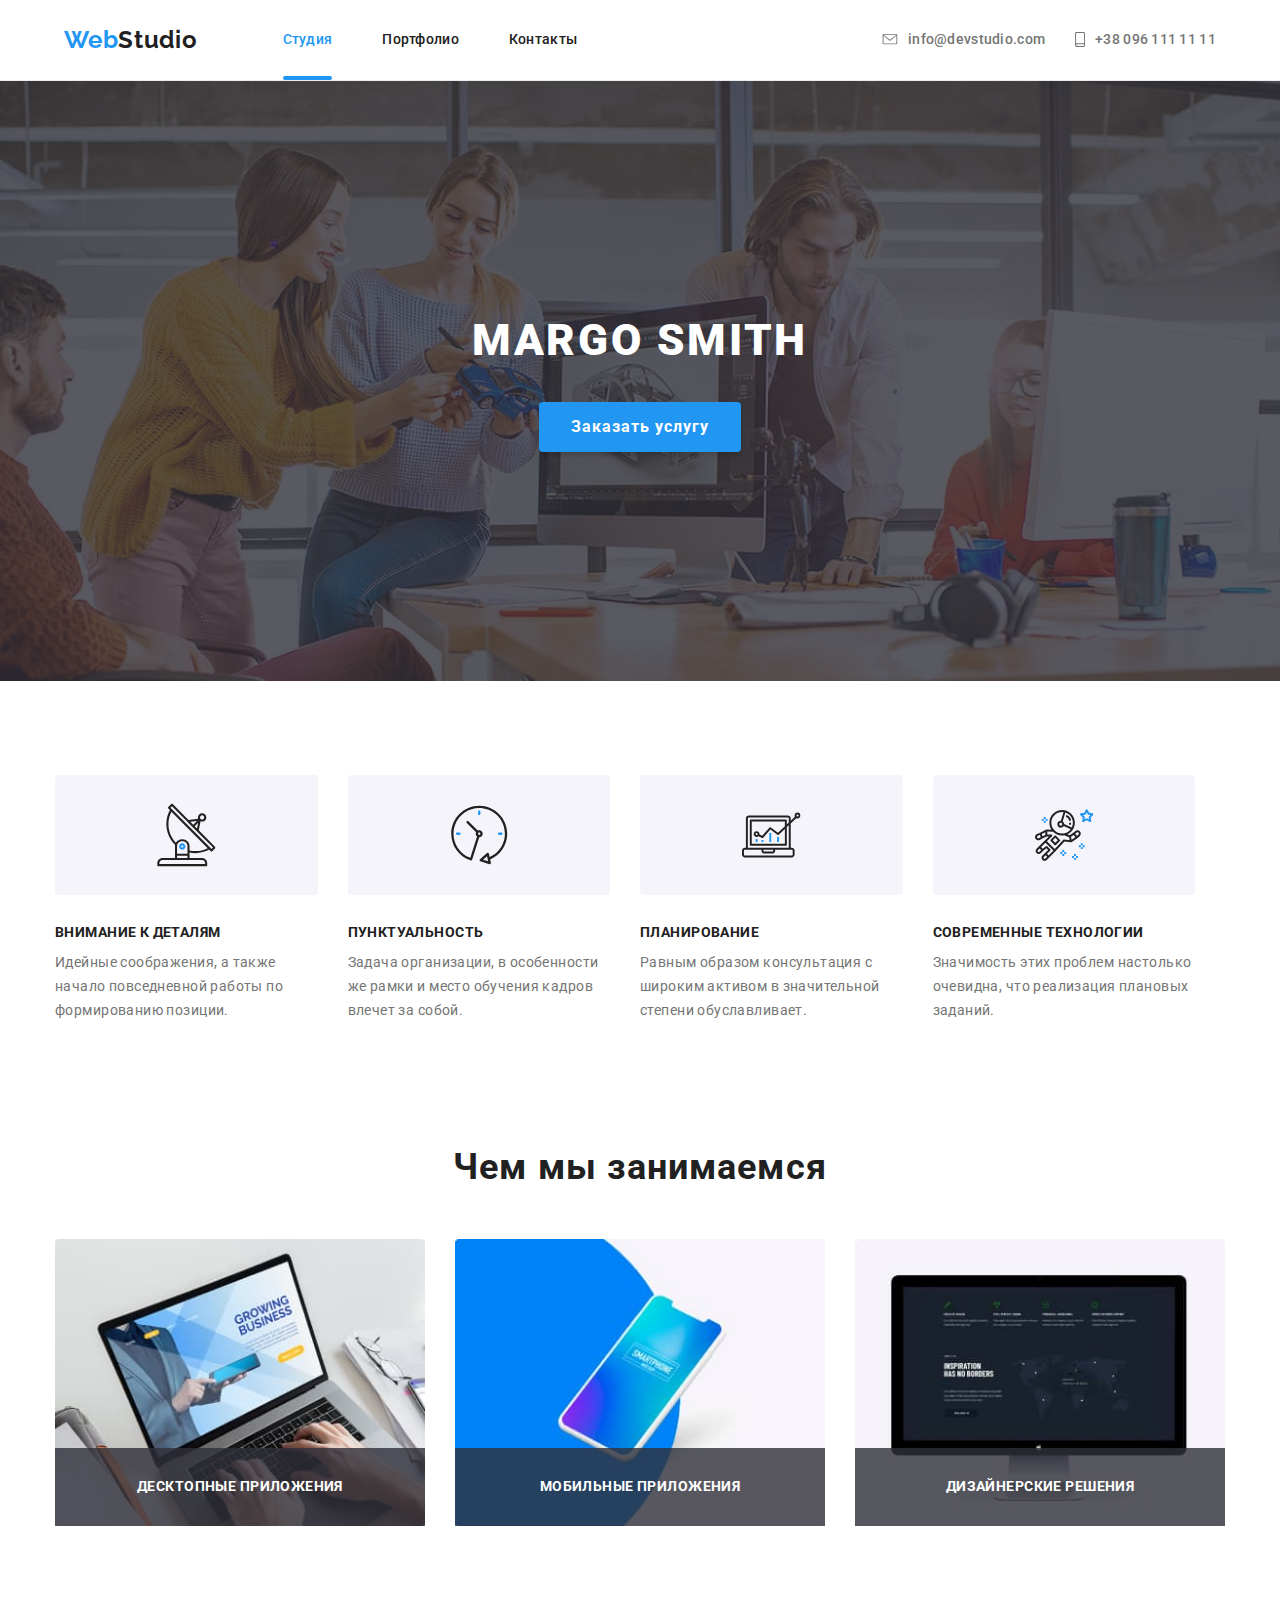
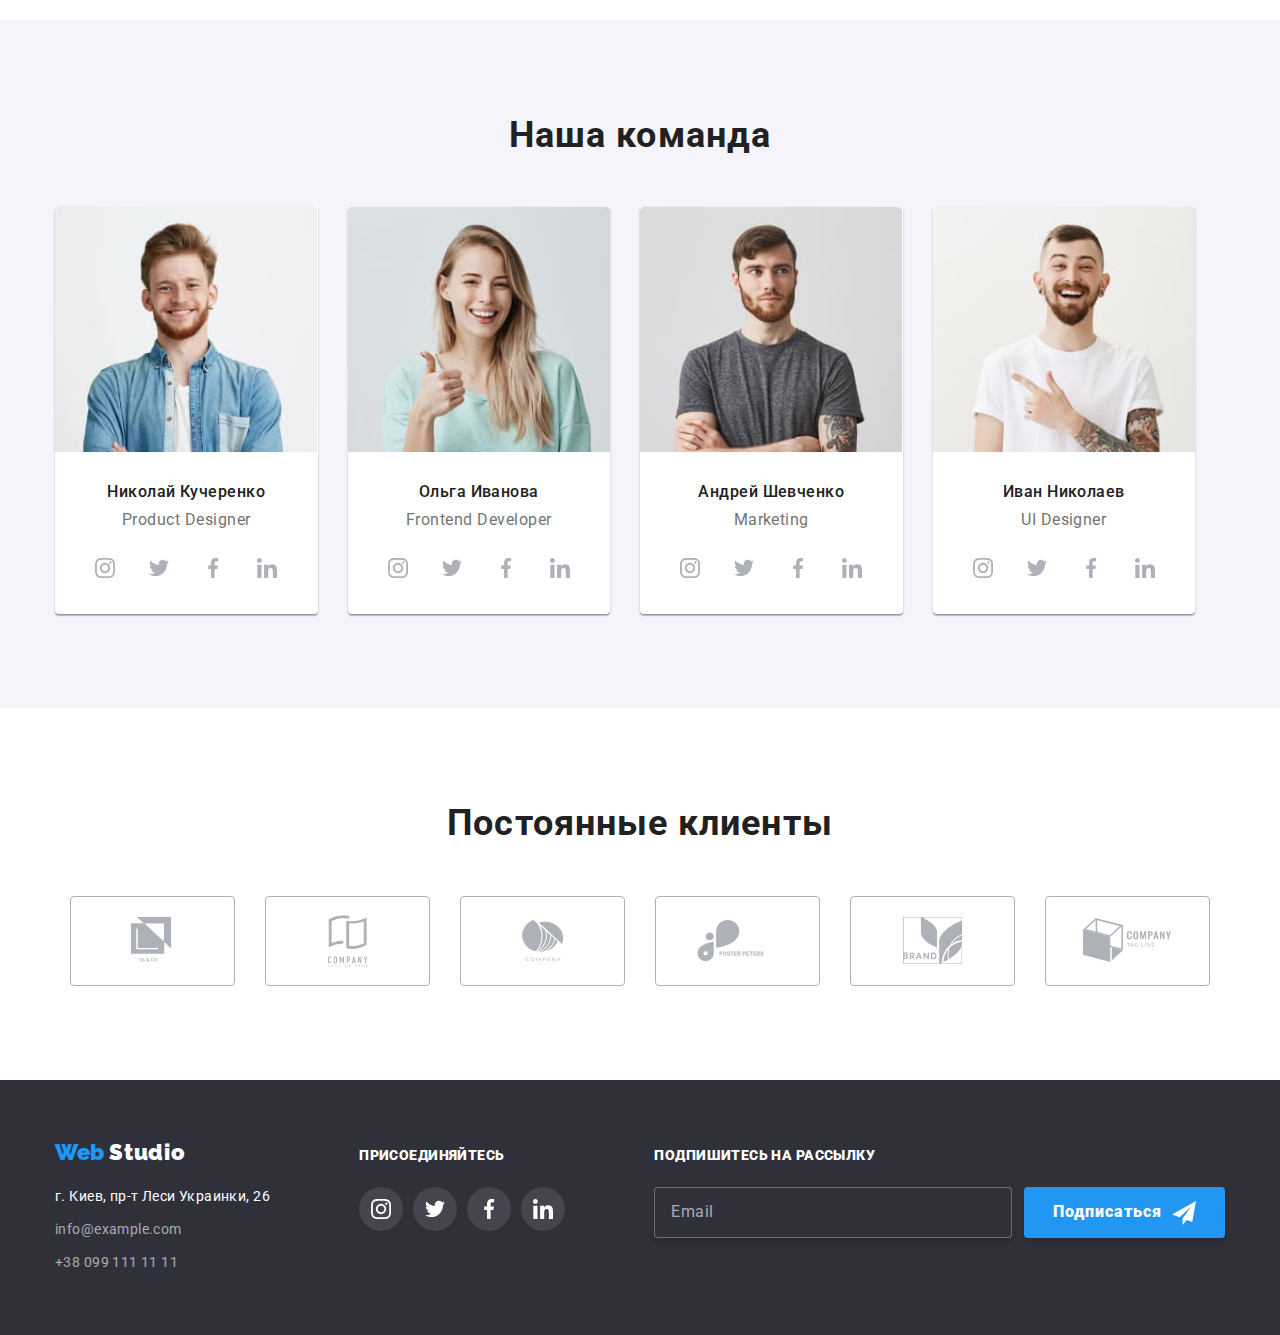
<file: index.html>
<!DOCTYPE html>
<html lang="ru">
  <head>
    <meta charset="UTF-8" />
    <meta name="viewport" content="width=device-width, initial-scale=1.0" />
    <title>WebStudio</title>
    <link
      href="https://fonts.googleapis.com/css2?family=Raleway:wght@700&family=Roboto:wght@400;500;700;900&display=swap"
      rel="stylesheet"
    />
    <link
      rel="stylesheet"
      href="https://cdnjs.cloudflare.com/ajax/libs/modern-normalize/0.6.0/modern-normalize.min.css"
    />
    <link rel="stylesheet" href="./css/main.min.css" />
  </head>
  <body class="page">
    <header class="page-header">
      <!-- Site nav -->
      <div class="container main-nav">
        <a href="./index.html" class="main-logo">
            <span class="logo">Web</span>
            <span class="logo-two">Studio</span></a
          >

        <button
        type="button" 
        class="menu-button is-open"
        aria-controls="menu-container"
        data-menu-button
        aria-expanded="false">
          <svg class="menu-icon" width="40" height="40" aria-label="Переключатель мобильного меню">
          <use class="icon-burger" href="./images/sprite.svg#burger"></use>
          <use class="icon-mobclose" href="./images/sprite.svg#mobclose"></use>
        </svg>
      </button>

      <div class="menu-container" id="menu-container" data-menu>
        <nav>
          <div class="site-navigation">
            <ul class="site-nav list" title="nav">
              <li class="item">
                <a href="./index.html" class="link current">Студия</a>
              </li>
              <li class="item">
                <a href="./portfolio.html" class="link">Портфолио</a>
              </li>
              <li class="item"><a href="" class="link">Контакты</a></li>
            </ul>
          </div>
        </nav>

        <div class="contacts">
          <ul class="contact-nav list">
            <li class="unit">
              <a href="mailto:info@devstudio.com" class="link">
                <svg class="nav-image" width="16" height="11">
                  <use href="./images/sprite.svg#envelope"></use>
                </svg>
                info@devstudio.com</a>
            </li>

            <li class="unit">
              <a href="callto:+380961111111" class="link"
                ><svg class="nav-image" width="10" height="15">
                  <use href="./images/sprite.svg#phone"></use></svg
                >+38 096 111 11 11</a
              >
            </li>
          </ul>
        </div>
      </div>
      </div>
    </header>

    <main>
      <!-- Hero -->
      <section class="hero">
        <h1 class="hero-title">
          Margo Smith
        </h1>
        <button class="button" data-modal-open>Заказать услугу</button>

      </section>

      <!-- Section Benefits -->
      <section class="section-no-padding advantage">
        <div class="container">
          <h2 class="visually-hidden">Преимущества</h2>
          <ul class="benefits">
            <li class="benefit-item">
              <div class="benefit-img">
                <svg class="benefit" width="65px" height="70px">
                  <use href=./images/sprite.svg#tarelka></use> 
                </svg>
              </div>
              <h3 class="benefit-title">Внимание к деталям</h3>
              <p class="text">
                Идейные соображения, а также начало повседневной работы по
                формированию позиции.
              </p>
            </li>

            <li class="benefit-item">
              <div class="benefit-img">
                <svg class="benefit" width="70px" height="70px">
                  <use href=./images/sprite.svg#clock1></use> 
                </svg>
              </div>
              <h3 class="benefit-title">Пунктуальность</h3>
              <p class="text">
                Задача организации, в особенности же рамки и место обучения
                кадров влечет за собой.
              </p>
            </li>

            <li class="benefit-item">
              <div class="benefit-img">
                <svg class="benefit" width="70px" height="70px">
                  <use href=./images/sprite.svg#diagram1></use> 
                </svg>
              </div>
              <h3 class="benefit-title">Планирование</h3>
              <p class="text">
                Равным образом консультация с широким активом в значительной
                степени обуславливает.
              </p>
            </li>

            <li class="benefit-item">
              <div class="benefit-img">
                <svg class="benefit" width="70px" height="70px">
                  <use href=./images/sprite.svg#astronaut1></use> 
                </svg>
              </div>
              <h3 class="benefit-title">Современные технологии</h3>
              <p class="text">
                Значимость этих проблем настолько очевидна, что реализация
                плановых заданий.
              </p>
            </li>
          </ul>
        </div>
      </section>

      <!-- Section Work -->
      <section class="section work">
        <div class="container">
          <h2 class="section-title">Чем мы занимаемся</h2>
          <ul class="work-list">
            <li class="list">
              <a href=""></a>
              <picture>
                <source srcset="./images/desktop.jpg 1x, ./images/desktop@2x.jpg 2x"/>
                <img src="./images/desktop.jpg" alt="Лептоп" />
              </picture>
              <h3 class="title">Десктопные приложения</h3>
            </li>

            <li class="list">
              <a href=""></a>
              <picture>
                <source srcset="./images/mobapps.jpg 1x, ./images/mobapps@2x.jpg 2x"/>
                <img src="./images/mobapps.jpg" alt="Лептоп" />
              </picture>
              <h3 class="title">Мобильные приложения</h3>
            </li>

            <li class="list">
              <a href=""></a>
              <picture>
                <source srcset="./images/design.jpg 1x, ./images/design@2x.jpg 2x"/>
                <img src="./images/design.jpg" alt="Лептоп" />
              </picture>
              <h3 class="title">Дизайнерские решения</h3>
            </li>
          </ul>
        </div>
      </section>

      <!-- Section Team -->
      <section class="section-no-padding team">
        <div class="container">
          <h2 class="section-title-padding">Наша команда</h2>
          <ul class="team-list">
            <li class="member">
              <picture>
                  <source srcset="
                  ./images/Nikolay-mob.jpg   1x,
                  ./images/Nikolay-mob@2x.jpg 2x" 
                  media="(max-width: 767px)" />
                <source srcset="
                  ./images/Nikolay-tablet.jpg   1x,
                  ./images/Nikolay-tablet@2x.jpg 2x"
                  media="(max-width: 1199px)" />
                <source srcset="
                    ./images/Nikolay-desk.jpg   1x,
                    ./images/Nikolay-desk@2x.jpg 2x"
                    media="(min-width: 1200px)" />
                <img class="photos" src="./images/Nikolay-mob.jpg"
                 alt="фото Николая" />
              </picture>

              <h3 class="name">Николай Кучеренко</h3>
              <p class="role">Product Designer</p>
              <ul class="logo-list">
                 <li class="icon-logo">
                  <a href="" class="icon"><svg class="social-icon" width="20px" height="20px">
                  <use href=./images/sprite.svg#instagram></use> 
                </svg></a>
                </li>

                <li class="icon-logo">
                  <a href="" class="icon"><svg class="social-icon" width="20px" height="20px">
                  <use href=./images/sprite.svg#twit></use> 
                </svg></a>
                </li>

                <li class="icon-logo">
                  <a href="" class="icon"><svg class="social-icon" width="20px" height="20px">
                  <use href=./images/sprite.svg#facebook></use> 
                </svg></a>
                </li>

                <li class="icon-logo">
                  <a href="" class="icon"><svg class="social-icon" width="20px" height="20px">
                  <use href=./images/sprite.svg#Linkedin></use> 
                </svg></a>
                </li>
              </ul>
            </li>

            <li class="member">
              <picture>
                  <source srcset="
                  ./images/Olga-mob.jpg   1x,
                  ./images/Olga-mob@2x.jpg 2x" 
                  media="(max-width: 767px)" />
                <source srcset="
                  ./images/Olga-tablet.jpg   1x,
                  ./images/Olga-tablet@2x.jpg 2x"
                  media="(max-width: 1199px)" />
                <source srcset="
                    ./images/Olga-desk.jpg   1x,
                    ./images/Olga-desk@2x.jpg 2x"
                    media="(min-width: 1200px)" />
                <img class="photos" src="./images/Olga-mob.jpg"
                 alt="фото Ольги" />
              </picture>

              <h3 class="name">Ольга Иванова</h3>
              <p class="role">Frontend Developer</p>
              <ul class="logo-list">
                 <li class="icon-logo">
                  <a href="" class="icon"><svg width="20px" height="20px">
                  <use href=./images/sprite.svg#instagram></use> 
                </svg></a>
                </li>

                <li class="icon-logo">
                  <a href="" class="icon"><svg width="20px" height="20px">
                  <use href=./images/sprite.svg#twit></use> 
                </svg></a>
                </li>

                <li class="icon-logo">
                  <a href="" class="icon"><svg width="20px" height="20px">
                  <use href=./images/sprite.svg#facebook></use> 
                </svg></a>
                </li>

                <li class="icon-logo">
                  <a href="" class="icon"><svg width="20px" height="20px">
                  <use href=./images/sprite.svg#Linkedin></use> 
                </svg></a>
                </li>
              </ul>
            </li>

            <li class="member">
              <picture>
                  <source srcset="
                  ./images/Andrew-mob.jpg   1x,
                  ./images/Andrew-mob@2x.jpg 2x" 
                  media="(max-width: 767px)" />
                <source srcset="
                  ./images/Andrew-tablet.jpg   1x,
                  ./images/Andrew-tablet@2x.jpg 2x"
                  media="(max-width: 1199px)" />
                <source srcset="
                    ./images/Andrew-desk.jpg   1x,
                    ./images/Andrew-desk@2x.jpg 2x"
                    media="(min-width: 1200px)" />
                <img class="photos" src="./images/Andrew-mob.jpg"
                 alt="фото Андрея" />
              </picture>

              <h3 class="name">Андрей Шевченко</h3>
              <p class="role">Marketing</p>
              <ul class="logo-list">
                 <li class="icon-logo">
                  <a href="" class="icon"><svg width="20px" height="20px">
                  <use href=./images/sprite.svg#instagram></use> 
                </svg></a>
                </li>

                <li class="icon-logo">
                  <a href="" class="icon"><svg width="20px" height="20px">
                  <use href=./images/sprite.svg#twit></use> 
                </svg></a>
                </li>

                <li class="icon-logo">
                  <a href="" class="icon"><svg width="20px" height="20px">
                  <use href=./images/sprite.svg#facebook></use> 
                </svg></a>
                </li>

                <li class="icon-logo">
                  <a href="" class="icon"><svg width="20px" height="20px">
                  <use href=./images/sprite.svg#Linkedin></use> 
                </svg></a>
                </li>
              </ul>
            </li>

            <li class="member">
              <picture>
                  <source srcset="
                  ./images/Ivan-mob.jpg   1x,
                  ./images/Ivan-mob@2x.jpg 2x" 
                  media="(max-width: 767px)" />
                <source srcset="
                  ./images/Ivan-tablet.jpg   1x,
                  ./images/Ivan-tablet@2x.jpg 2x"
                  media="(max-width: 1199px)" />
                <source srcset="
                    ./images/Ivan-desk.jpg   1x,
                    ./images/Ivan-desk@2x.jpg 2x"
                    media="(min-width: 1200px)" />
                <img class="photos" src="./images/Ivan-mob.jpg"
                 alt="фото Ивана" />
              </picture>

              <h3 class="name">Иван Николаев</h3>
              <p class="role">UI Designer</p>
              <ul class="logo-list">
                 <li class="icon-logo">
                  <a href="" class="icon"><svg width="20px" height="20px">
                  <use href=./images/sprite.svg#instagram></use> 
                </svg></a>
                </li>

                <li class="icon-logo">
                  <a href="" class="icon"><svg width="20px" height="20px">
                  <use href=./images/sprite.svg#twit></use> 
                </svg></a>
                </li>

                <li class="icon-logo">
                  <a href="" class="icon"><svg width="20px" height="20px">
                  <use href=./images/sprite.svg#facebook></use> 
                </svg></a>
                </li>

                <li class="icon-logo">
                  <a href="" class="icon"><svg width="20px" height="20px">
                  <use href=./images/sprite.svg#Linkedin></use> 
                </svg></a>
                </li>
              </ul>
            </li>
          </ul>
        </div>
      </section>

      <!-- Section Clients -->
      <section class="section">
        <div class="container">
          <h2 class="section-title">Постоянные клиенты</h2>
          <ul class="clients-list">
            <li class="client-img">
              <a href="" class="link-icon"> <svg width="44px" height="49px">
                  <use href=./images/sprite.svg#logo1></use> 
                </svg></a>
            </li>

            <li class="client-img">
              <a href="" class="link-icon"> <svg width="40px" height="52px">
                  <use href=./images/sprite.svg#logo2></use> 
                </svg></a>
            </li>

            <li class="client-img">
              <a href="" class="link-icon"> <svg width="41px" height="42px">
                  <use href=./images/sprite.svg#logo3></use> 
                </svg></a>
            </li>

            <li class="client-img">
              <a href="" class="link-icon"> <svg width="80px" height="42px">
                  <use href=./images/sprite.svg#logo4></use> 
                </svg></a>
            </li>

            <li class="client-img">
              <a href="" class="link-icon"> <svg width="59px" height="47px">
                  <use href=./images/sprite.svg#logo5></use> 
                </svg></a>
            </li>

            <li class="client-img">
              <a href="" class="link-icon"> <svg width="88px" height="45px">
                  <use href=./images/sprite.svg#logo6></use> 
                </svg></a>
            </li>
          </ul>
        </div>
      </section>
    </main>

    <footer class="page-footer">
      <div class="container main-footer">
        <div class="info">
          <a href="./index.html" class="full-logo">
            <span class="footer-logo">Web</span>
            <span class="footer-logo-two">Studio</span></a
          >
          <address>
            <ul class="info-list">
              <li class="address">
                <a class="map" href="">г. Киев, пр-т Леси Украинки, 26</a>
              </li>
            </ul>
            <ul class="contact-list">
              <li class="contact"><a class="footer-info" href="">info@example.com</a></li>
              <li class="contact"><a class="footer-info" href="">+38 099 111 11 11</a></li>
            </ul>
          </address>
        </div>

        <!-- Contact us -->
        <div class="secondary-footer">
          <p class="footer-text"><b>Присоединяйтесь</b></p>
          <ul class="logos-list">
            <li class="logo-img">
              <a href="" aria-label="link to Instagram" class="logo-link"><svg class="logos" width="20px" height="20px">
                  <use href=./images/sprite.svg#insta1></use> 
                </svg></a>
            </li>

            <li class="logo-img">
              <a href="" aria-label="link to Twitter" class="logo-link"><svg class="logos" width="20px" height="20px">
                  <use href=./images/sprite.svg#twitter1></use> 
                </svg></a>
            </li>

            <li class="logo-img">
              <a href="" aria-label="link to Facebook" class="logo-link"><svg class="logos" width="20px" height="20px">
                  <use href=./images/sprite.svg#facebook1></use> 
                </svg></a>
            </li>

            <li class="logo-img">
              <a href="" aria-label="link to LinkedIn" class="logo-link"><svg class="logos" width="20px" height="20px">
                  <use href=./images/sprite.svg#Linkedin1></use> 
                </svg></a>
            </li>

          </ul>
        </div>

        <!-- Subscribe -->
        <div>
          <p class="footer-text"><b>Подпишитесь на рассылку</b></p>
          <form class="form">
            <input type="email" class="footer-form" name="email" placeholder="Email"/>

            <button type="submit" class="icon-send">Подписаться<svg class="submit" width="24px" height="24px">
                  <use href=./images/sprite.svg#send></use> 
                </svg></button>
          </form>
        </div>
      </div>
    </footer>

    <div class="backdrop is-hidden" data-modal>
          <div class="modal">
              <button class="close-modal" type="button" data-modal-close><svg width="18px" height="18px">
                  <use href=./images/sprite.svg#close></use> 
                </svg></button>
              
              <h1 class="modal-title">Оставьте свои данные, мы вам перезвоним</h1>

              <form>
                <div class="form-field">
                  <input id="name" type="text" class="form-input" name="name" placeholder=" ">
                  <label class="form-label" for="name">Имя</label>
                  <svg class="form-icon" width="18px" height="18px">
                  <use href=./images/sprite.svg#person-black></use> 
                </svg>
                </div>

                <div class="form-field">
                  <input id="telephone" type="tel" class="form-input" name="telephone" placeholder=" ">
                  <label class="form-label" for="telephone">Телефон</label>
                  <svg class="form-icon" width="18px" height="18px">
                  <use href=./images/sprite.svg#phone-black></use> 
                </svg>
                </div>

                <div class="form-field">
                  <input id="email" type="email" class="form-input" name="email" placeholder=" ">
                  <label class="form-label" for="email">Почта</label>
                  <svg class="form-icon" width="18px" height="18px">
                  <use href=./images/sprite.svg#person-black></use> 
                </svg>
                </div>

                <div class="textarea-field">
                  <textarea class="form-textarea" name="comment" id="comment" placeholder=" "></textarea>
                  <label class="textarea-label" for="comment">Комментарий</label>
                </div>

                <div class="policy">
                  <label class="policy-label">
                    <input class="checkbox" type="checkbox" name="policy">
                    <span class="checkbox-icon"></span>
                    <span class="policy-text">Соглашаюсь с рассылкой и принимаю <a class="policy-link" href="">Условия договора</a></span>
                  </label>
                </div>

                <button class="modal-button" type="submit">Отправить</button>
              </form>
          </div>
        </div>
    <script src="./js/modal.js"></script>
    <script src="./js/menu.js"></script>
  </body>
</html>
</file>
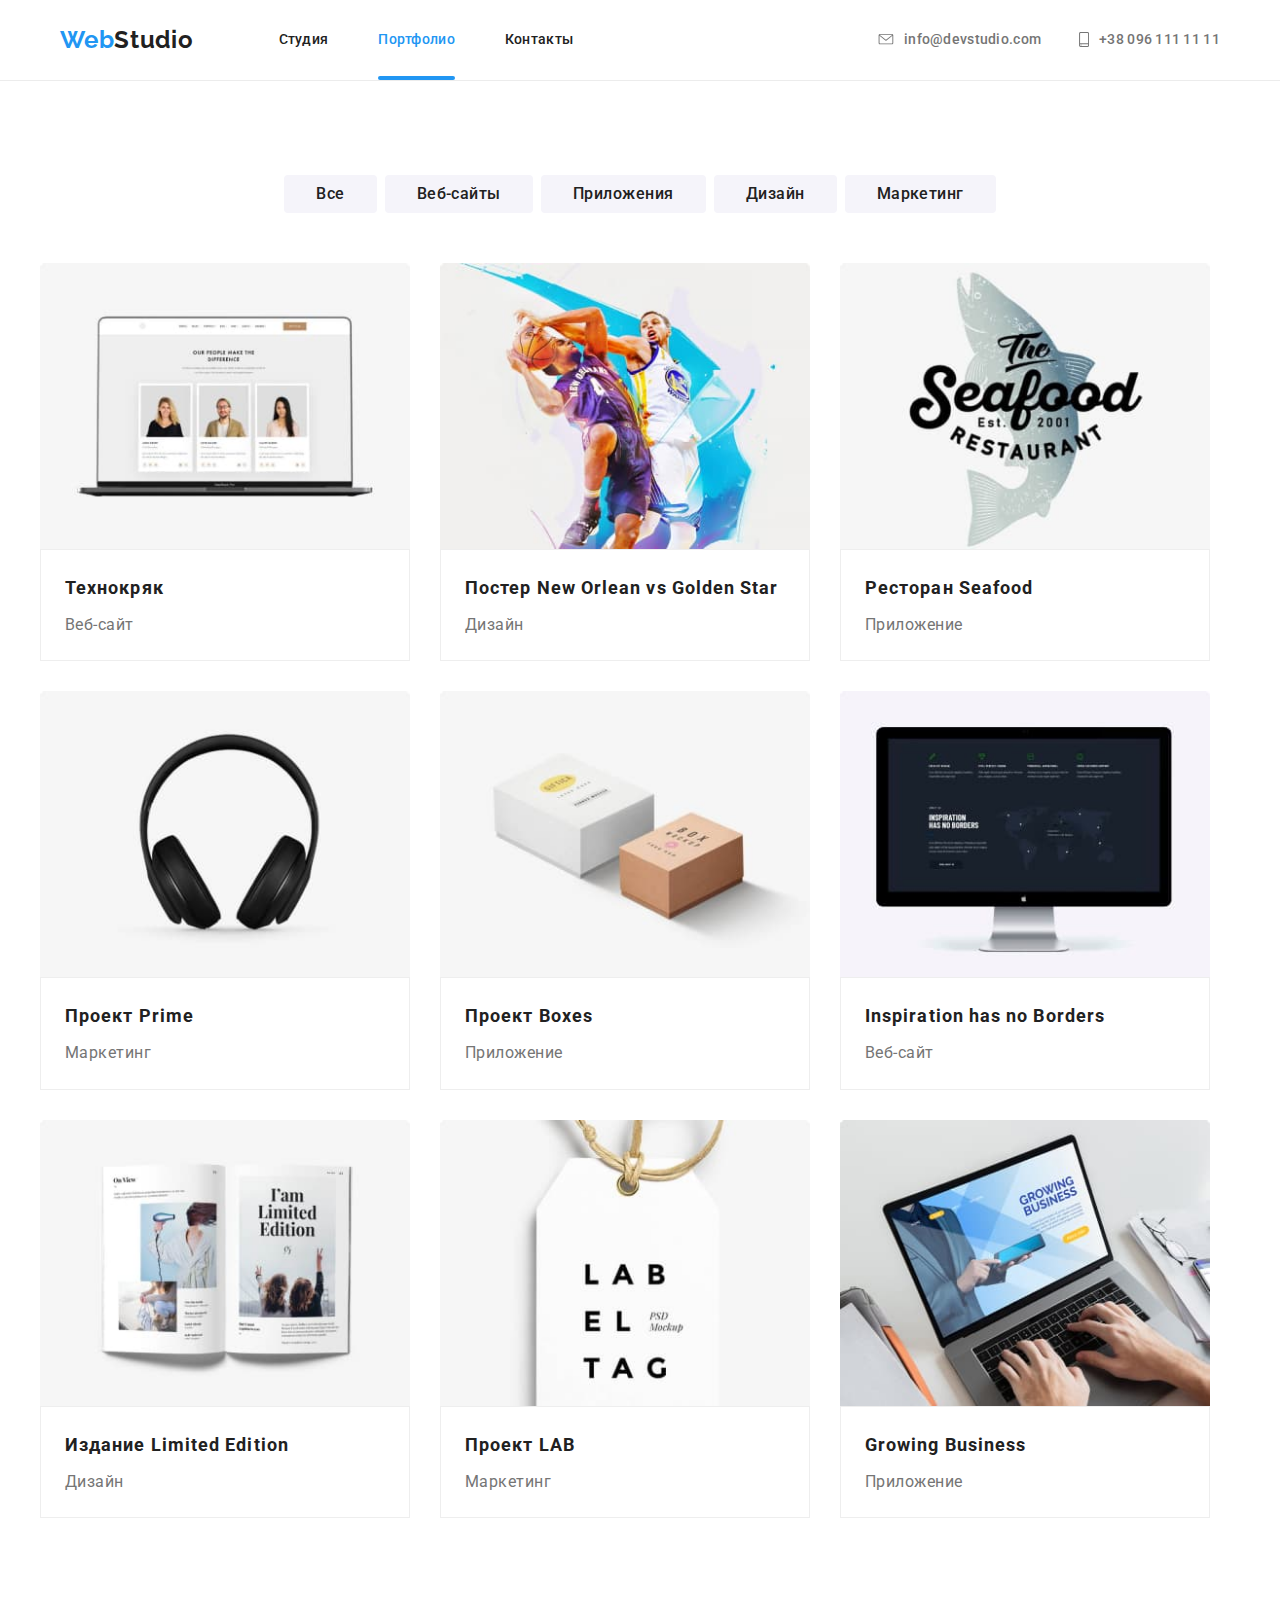
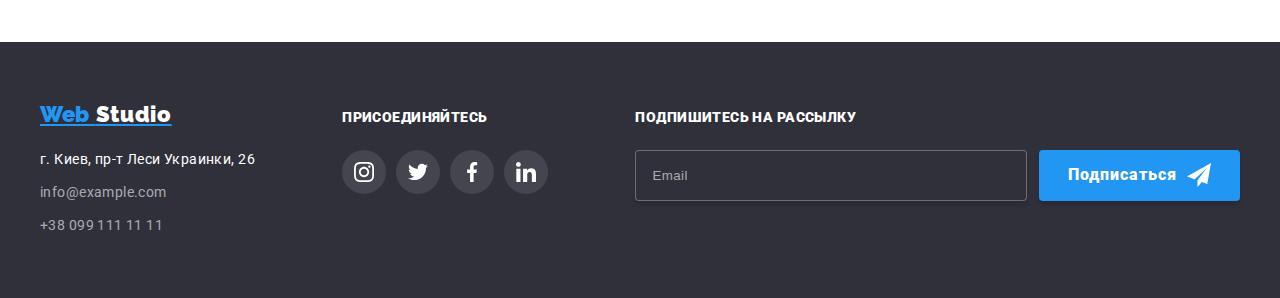
<file: portfolio.html>
<!DOCTYPE html>
<html lang="ru">
  <head>
    <meta charset="UTF-8" />
    <meta name="viewport" content="width=device-width, initial-scale=1.0" />
    <title>Portfolio</title>
    <link
      href="https://fonts.googleapis.com/css2?family=Raleway:wght@700&family=Roboto:wght@400;500;700;900&display=swap"
      rel="stylesheet"
    />
    <link rel="stylesheet" href="./css/portfolio.min.css">
  </head>
  <body class="page">
    <header class="page-header">
      <!-- Site nav -->
      <div class="container main-nav">
        <a href="./index.html" class="main-logo">
            <span class="logo">Web</span>
            <span class="logo-two">Studio</span></a
          >

        <button
        type="button" 
        class="menu-button is-open"
        aria-controls="menu-container"
        data-menu-button
        aria-expanded="false">
          <svg class="menu-icon" width="40" height="40" aria-label="Переключатель мобильного меню">
          <use class="icon-burger" href="./images/sprite.svg#burger"></use>
          <use class="icon-mobclose" href="./images/sprite.svg#mobclose"></use>
        </svg>
      </button>

      <div class="menu-container" id="menu-container" data-menu>
        <nav>
          <div class="site-navigation">
            <ul class="site-nav list" title="nav">
              <li class="item">
                <a href="./index.html" class="link">Студия</a>
              </li>
              <li class="item">
                <a href="./portfolio.html" class="link current">Портфолио</a>
              </li>
              <li class="item"><a href="" class="link">Контакты</a></li>
            </ul>
          </div>
        </nav>

        <div class="contacts">
          <ul class="contact-nav list">
            <li class="unit">
              <a href="mailto:info@devstudio.com" class="link">
                <svg class="nav-image" width="16" height="11">
                  <use href="./images/sprite.svg#envelope"></use>
                </svg>
                info@devstudio.com</a>
            </li>

            <li class="unit">
              <a href="callto:+380961111111" class="link"
                ><svg class="nav-image" width="10" height="15">
                  <use href="./images/sprite.svg#phone"></use></svg
                >+38 096 111 11 11</a
              >
            </li>
          </ul>
        </div>
      </div>
      </div>
    </header>

    <main>
      <div class="container">
        <section class="main-section">
          <h1 class="visually-hidden">Портфолио</h1>
          <ul class="portfolio-list">
            <li class="unit">
              <button class="filter-button" type="button">Все</button>
            </li>
            <li class="unit">
              <button class="filter-button" type="button">Веб-сайты</button>
            </li>
            <li class="unit">
              <button class="filter-button" type="button">Приложения</button>
            </li>
            <li class="unit">
              <button class="filter-button" type="button">Дизайн</button>
            </li>
            <li class="unit">
              <button class="filter-button" type="button">Маркетинг</button>
            </li>
          </ul>

          <ul class="works-list">
            <li class="examples">
              <a class="portfolio-link" href="">
                <div class="description">
              <picture>
                    <source
                      srcset="
                        ./images/technokriak-mob.jpg    1x,
                        ./images/technokriak-mob@2x.jpg 2x
                      "
                      media="(max-width: 767px)"
                    />
                    <source
                      srcset="
                        ./images/technokriak-tablet.jpg    1x,
                        ./images/technokriak-tablet@2x.jpg 2x
                      "                     
                      media="(max-width: 1199px)"
                    />
                    <source
                      srcset="
                        ./images/technokriak-desk.jpg    1x,
                        ./images/technokriak-desk@2x.jpg 2x
                      "
                      media="(min-width: 1200px)"
                    />
                    <img
                      src="./images/technokriak-mob.jpg"
                      alt="Технокряк"
                    />
                  </picture>
              <p class="explanation">
              Технокряк это современная площадка распространения коронавируса.
              Компании используют эту платформу для цифрового шпионажа и атак на
              защищённые сервера конкурентов.
            </p></div>

              <div class="content">
                <h2 class="section-title">Технокряк</h2>
                <p class="text">Веб-сайт</p>      
              </div>
              </a>
            </li>

            <li class="examples">
              <a class="portfolio-link" href="">
                <div class="description">
              <picture>
                    <source
                      srcset="
                        ./images/poster-mob.jpg    1x,
                        ./images/poster-mob@2x.jpg 2x
                      "
                      media="(max-width: 767px)"
                    />
                    <source
                      srcset="
                        ./images/poster-tablet.jpg    1x,
                        ./images/poster-tablet@2x.jpg 2x
                      "poster
                      media="(max-width: 1199px)"
                    />
                    <source
                      srcset="
                        ./images/poster-desk.jpg    1x,
                        ./images/poster-desk@2x.jpg 2x
                      "
                      media="(min-width: 1200px)"
                    />
                    <img
                      src="./images/poster-mob.jpg"
                      alt="Постер"
                    />
                  </picture>

              <p class="explanation">
              Технокряк это современная площадка распространения коронавируса.
              Компании используют эту платформу для цифрового шпионажа и атак на
              защищённые сервера конкурентов.
            </p></div>

              <div class="content">
                <h2 class="section-title">Постер New Orlean vs Golden Star</h2>
                <p class="text">Дизайн</p>
                </div>
              </a>
            </li>

            <li class="examples">
              <a class="portfolio-link" href="">
                <div class="description">
              <picture>
                    <source
                      srcset="
                        ./images/seafood-mob.jpg    1x,
                        ./images/seafood-mob@2x.jpg 2x
                      "
                      media="(max-width: 767px)"
                    />
                    <source
                      srcset="
                        ./images/seafood-tablet.jpg    1x,
                        ./images/seafood-tablet@2x.jpg 2x
                      "poster
                      media="(max-width: 1199px)"
                    />
                    <source
                      srcset="
                        ./images/seafood-desk.jpg    1x,
                        ./images/seafood-desk@2x.jpg 2x
                      "
                      media="(min-width: 1200px)"
                    />
                    <img
                      src="./images/seafood-mob.jpg"
                      alt="Ресторан"
                    />
                  </picture>
              <p class="explanation">
              Технокряк это современная площадка распространения коронавируса.
              Компании используют эту платформу для цифрового шпионажа и атак на
              защищённые сервера конкурентов.
            </p></div>

              <div class="content">
                <h2 class="section-title">Ресторан Seafood</h2>
                <p class="text">Приложение</p>
                </div>
              </a>
            </li>

            <li class="examples">
              <a class="portfolio-link" href="">
                <div class="description">
              <picture>
                    <source
                      srcset="
                        ./images/prime-mob.jpg    1x,
                        ./images/prime-mob@2x.jpg 2x
                      "
                      media="(max-width: 767px)"
                    />
                    <source
                      srcset="
                        ./images/prime-tablet.jpg    1x,
                        ./images/prime-tablet@2x.jpg 2x
                      "poster
                      media="(max-width: 1199px)"
                    />
                    <source
                      srcset="
                        ./images/prime-desk.jpg    1x,
                        ./images/prime-desk@2x.jpg 2x
                      "
                      media="(min-width: 1200px)"
                    />
                    <img
                      src="./images/prime-mob.jpg"
                      alt="Прайм"
                    />
                  </picture>
              <p class="explanation">
              Технокряк это современная площадка распространения коронавируса.
              Компании используют эту платформу для цифрового шпионажа и атак на
              защищённые сервера конкурентов.
            </p></div>

              <div class="content">
                <h2 class="section-title">Проект Prime</h2>
                <p class="text">Маркетинг</p>
                </div>
              </a>
            </li>

            <li class="examples">
              <a class="portfolio-link" href="">
                <div class="description">
              <picture>
                    <source
                      srcset="
                        ./images/boxes-mob.jpg    1x,
                        ./images/boxes-mob@2x.jpg 2x
                      "
                      media="(max-width: 767px)"
                    />
                    <source
                      srcset="
                        ./images/boxes-tablet.jpg    1x,
                        ./images/boxes-tablet@2x.jpg 2x
                      "poster
                      media="(max-width: 1199px)"
                    />
                    <source
                      srcset="
                        ./images/boxes-desk.jpg    1x,
                        ./images/boxes-desk@2x.jpg 2x
                      "
                      media="(min-width: 1200px)"
                    />
                    <img
                      src="./images/boxes-mob.jpg"
                      alt="Боксы"
                    />
                  </picture>
              <p class="explanation">
              Технокряк это современная площадка распространения коронавируса.
              Компании используют эту платформу для цифрового шпионажа и атак на
              защищённые сервера конкурентов.
            </p></div>

              <div class="content">
                <h2 class="section-title">Проект Boxes</h2>
                <p class="text">Приложение</p>
                </div>
              </a>
            </li>

            <li class="examples">
              <a class="portfolio-link" href="">
                <div class="description">
              <picture>
                    <source
                      srcset="
                        ./images/inspiration-mob.jpg    1x,
                        ./images/inspiration-mob@2x.jpg 2x
                      "
                      media="(max-width: 767px)"
                    />
                    <source
                      srcset="
                        ./images/inspiration-tablet.jpg    1x,
                        ./images/inspiration-tablet@2x.jpg 2x
                      "poster
                      media="(max-width: 1199px)"
                    />
                    <source
                      srcset="
                        ./images/inspiration-desk.jpg    1x,
                        ./images/inspiration-desk@2x.jpg 2x
                      "
                      media="(min-width: 1200px)"
                    />
                    <img
                      src="./images/inspiration-mob.jpg"
                      alt="Веб-сайт"
                    />
                  </picture>

              <p class="explanation">
              Технокряк это современная площадка распространения коронавируса.
              Компании используют эту платформу для цифрового шпионажа и атак на
              защищённые сервера конкурентов.
            </p></div>

              <div class="content">
                <h2 class="section-title">Inspiration has no Borders</h2>
                <p class="text">Веб-сайт</p>
              </div>
              </a>
            </li>

            <li class="examples">
              <a class="portfolio-link" href="">
                <div class="description">
              <picture>
                    <source
                      srcset="
                        ./images/limited-mob.jpg    1x,
                        ./images/limited-mob@2x.jpg 2x
                      "
                      media="(max-width: 767px)"
                    />
                    <source
                      srcset="
                        ./images/limited-tablet.jpg    1x,
                        ./images/limited-tablet@2x.jpg 2x
                      "poster
                      media="(max-width: 1199px)"
                    />
                    <source
                      srcset="
                        ./images/limited-desk.jpg    1x,
                        ./images/limited-desk@2x.jpg 2x
                      "
                      media="(min-width: 1200px)"
                    />
                    <img
                      src="./images/limited-mob.jpg"
                      alt="Лимитед"
                    />
                  </picture>

              <p class="explanation">
              Технокряк это современная площадка распространения коронавируса.
              Компании используют эту платформу для цифрового шпионажа и атак на
              защищённые сервера конкурентов.
            </p></div>

              <div class="content">
                <h2 class="section-title">Издание Limited Edition</h2>
                <p class="text">Дизайн</p>
              </div>
              </a>
            </li>

            <li class="examples">
              <a class="portfolio-link" href="">
                <div class="description">
              <picture>
                    <source
                      srcset="
                        ./images/lab-mob.jpg    1x,
                        ./images/lab-mob@2x.jpg 2x
                      "
                      media="(max-width: 767px)"
                    />
                    <source
                      srcset="
                        ./images/lab-tablet.jpg    1x,
                        ./images/lab-tablet@2x.jpg 2x
                      "poster
                      media="(max-width: 1199px)"
                    />
                    <source
                      srcset="
                        ./images/lab-desk.jpg    1x,
                        ./images/lab-desk@2x.jpg 2x
                      "
                      media="(min-width: 1200px)"
                    />
                    <img
                      src="./images/lab-mob.jpg"
                      alt="Проект ЛАБ"
                    />
                  </picture>

              <p class="explanation">
              Технокряк это современная площадка распространения коронавируса.
              Компании используют эту платформу для цифрового шпионажа и атак на
              защищённые сервера конкурентов.
            </p></div>

              <div class="content">
                <h2 class="section-title">Проект LAB</h2>
                <p class="text">Маркетинг</p>
              </div>
              </a>
            </li>

            <li class="examples">
              <a class="portfolio-link" href="">
                <div class="description">
                  <picture>
                    <source
                      srcset="
                        ./images/growing-mob.jpg    1x,
                        ./images/growing-mob@2x.jpg 2x
                      "
                      media="(max-wigrowingdth: 767px)"
                    />
                    <source
                      srcset="
                        ./images/growing-tablet.jpg    1x,
                        ./images/growing-tablet@2x.jpg 2x
                      "poster
                      media="(max-width: 1199px)"
                    />
                    <source
                      srcset="
                        ./images/growing-desk.jpg    1x,
                        ./images/growing-desk@2x.jpg 2x
                      "
                      media="(min-width: 1200px)"
                    />
                    <img
                      src="./images/growing-mob.jpg"
                      alt="Проект ЛАБ"
                    />
                  </picture>

              <p class="explanation">
              Технокряк это современная площадка распространения коронавируса.
              Компании используют эту платформу для цифрового шпионажа и атак на
              защищённые сервера конкурентов.
            </p></div>
              <div class="content">
                <h2 class="section-title">Growing Business</h2>
                <p class="text">Приложение</p>
              </div>
              </a>
            </li>
          </ul>
        </section>
      </div>
    </main>

    <footer class="page-footer">
      <div class="container main-footer">
        <div class="info">
          <a href="./index.html" class="footer-logo">
            <span class="footer-logo">Web</span>
            <span class="footer-logo-two">Studio</span></a
          >
          <address>
            <ul class="info-list">
              <li class="address">
                <a class="map" href="">г. Киев, пр-т Леси Украинки, 26</a>
              </li>
            </ul>
            <ul class="contact-list">
              <li class="contact"><a class="footer-info" href="">info@example.com</a></li>
              <li class="contact"><a class="footer-info" href="">+38 099 111 11 11</a></li>
            </ul>
          </address>
        </div>

        <div class="secondary-footer">
          <p class="footer-text"><b>Присоединяйтесь</b></p>
          <ul class="logos-list">
            <li class="logo-img">
              <a href="" aria-label="link to Instagram" class="logo-link"><svg class="logos" width="20px" height="20px">
                  <use href=./images/sprite.svg#insta1></use> 
                </svg></a>
            </li>

            <li class="logo-img">
              <a href="" aria-label="link to Twitter" class="logo-link"><svg class="logos" width="20px" height="20px">
                  <use href=./images/sprite.svg#twitter1></use> 
                </svg></a>
            </li>

            <li class="logo-img">
              <a href="" aria-label="link to Facebook" class="logo-link"><svg class="logos" width="20px" height="20px">
                  <use href=./images/sprite.svg#facebook1></use> 
                </svg></a>
            </li>

            <li class="logo-img">
              <a href="" aria-label="link to LinkedIn" class="logo-link"><svg class="logos" width="20px" height="20px">
                  <use href=./images/sprite.svg#Linkedin1></use> 
                </svg></a>
            </li>

          </ul>
        </div>

        <div>
          <p class="footer-text"><b>Подпишитесь на рассылку</b></p>
          <form class="form">
            <input type="email" class="footer-form" name="email" placeholder="Email"/>

            <button type="submit" class="icon-send">Подписаться<svg class="submit" width="24px" height="24px">
                  <use href=./images/sprite.svg#send></use> 
                </svg></button>
          </form>
        </div>
      </div>
    </footer>

    <script src="./js/modal.js"></script>
    <script src="./js/menu.js"></script>
  </body>
</html>
</file>
<file: css/main.min.css>
.site-nav,.contact-nav,.info-list,.contact-list,.secondary-footer .logos-list,.benefits,.work-list,.team-list,.logo-list,.clients-list{padding:0;margin:0;list-style:none}.main-logo,.site-nav .link,.link,.full-logo,.info-list .address .map,.contact-list .footer-info{text-decoration:none;font-style:normal}body{background-color:#ffffff;color:#212121;font-family:Roboto, sans-serif;letter-spacing:0.03em;font-weight:400;margin:0}img{display:block;max-width:100%;height:auto}.visually-hidden{position:absolute;width:1px;height:1px;margin:-1px;border:0px;padding:0px;clip:rect(0 0 0 0);overflow:hidden}.container{margin:0 auto;padding-left:15px;padding-right:15px}@media screen and (min-width: 480px){.container{max-width:480px}}@media screen and (min-width: 768px){.container{max-width:768px}}@media screen and (min-width: 1200px){.container{max-width:1200px}}.section{padding-top:94px;padding-bottom:94px}.section-no-padding{padding-top:0;padding-bottom:0}.menu-button{display:-webkit-inline-box;display:-ms-inline-flexbox;display:inline-flex;padding:0;margin:0;border:none;background-color:transparent}@media screen and (min-width: 768px){.menu-button{display:none}}.menu-button .icon-mobclose{display:none}.menu-button.is-open .icon-mobclose{display:block}.menu-button.is-open .icon-burger{display:none}.menu-button:hover .menu-icon,.menu-button:focus .menu-icon{fill:#2196f3}.button{border-radius:4px;padding:10px 32px;min-width:200px;text-align:center;background-color:#2196f3;color:#fff;font-weight:700;font-size:16px;line-height:1.88;letter-spacing:.06em;-webkit-box-shadow:0px 4px 4px rgba(0,0,0,0.15);box-shadow:0px 4px 4px rgba(0,0,0,0.15);cursor:pointer;border:transparent}.icon-send{display:-webkit-inline-box;display:-ms-inline-flexbox;display:inline-flex;-webkit-box-align:center;-ms-flex-align:center;align-items:center;text-align:center;min-width:200px;min-height:50px;border-radius:4px;padding:10px 29px;min-width:200px;background-color:#2196f3;color:#fff;font-family:Roboto, sans-serif;font-weight:900;font-size:16px;line-height:1.9;letter-spacing:.06em;-webkit-box-shadow:0px 4px 4px rgba(0,0,0,0.15);box-shadow:0px 4px 4px rgba(0,0,0,0.15);cursor:pointer;border:transparent}.icon-send .submit{margin-left:10px}.close-modal{display:-webkit-box;display:-ms-flexbox;display:flex;-webkit-box-align:center;-ms-flex-align:center;align-items:center;-webkit-box-pack:center;-ms-flex-pack:center;justify-content:center;position:absolute;top:8px;right:8px;width:30px;height:30px;border-radius:50%;padding:0;border:1px solid rgba(0,0,0,0.1);background:#ffffff;-webkit-box-shadow:0px 2px 1px rgba(0,0,0,0.2),0px 1px 1px rgba(0,0,0,0.14),0px 1px 3px rgba(0,0,0,0.12);box-shadow:0px 2px 1px rgba(0,0,0,0.2),0px 1px 1px rgba(0,0,0,0.14),0px 1px 3px rgba(0,0,0,0.12);cursor:pointer;-webkit-transition:all 250ms cubic-bezier(0.4, 0, 0.2, 1);transition:all 250ms cubic-bezier(0.4, 0, 0.2, 1)}.close-modal:hover{fill:#2196f3}.modal-button{display:-webkit-box;display:-ms-flexbox;display:flex;-webkit-box-align:center;-ms-flex-align:center;align-items:center;-webkit-box-pack:center;-ms-flex-pack:center;justify-content:center;margin-left:auto;margin-right:auto;text-align:center;min-width:200px;min-height:50px;background:#2196f3;color:#fff;border-radius:4px;font-weight:700;font-size:16px;line-height:1.9;letter-spacing:.06em;-webkit-box-shadow:0px 4px 4px rgba(0,0,0,0.15);box-shadow:0px 4px 4px rgba(0,0,0,0.15);cursor:pointer;border:transparent}.modal-button:hover,.modal-button:focus{background-color:#188ce8}.filter-button{padding:6px 32px;color:#212121;background-color:#f5f4fa;font-family:inherit;font-weight:500;font-size:16px;line-height:1.6;letter-spacing:.03em;text-align:center;border-radius:4px;border:none;cursor:pointer;-webkit-transition:bacground-color 250ms cubic-bezier(0.4, 0, 0.2, 1),border-color 250ms cubic-bezier(0.4, 0, 0.2, 1),-webkit-box-shadow 250ms cubic-bezier(0.4, 0, 0.2, 1);transition:bacground-color 250ms cubic-bezier(0.4, 0, 0.2, 1),border-color 250ms cubic-bezier(0.4, 0, 0.2, 1),-webkit-box-shadow 250ms cubic-bezier(0.4, 0, 0.2, 1);transition:bacground-color 250ms cubic-bezier(0.4, 0, 0.2, 1),border-color 250ms cubic-bezier(0.4, 0, 0.2, 1),box-shadow 250ms cubic-bezier(0.4, 0, 0.2, 1);transition:bacground-color 250ms cubic-bezier(0.4, 0, 0.2, 1),border-color 250ms cubic-bezier(0.4, 0, 0.2, 1),box-shadow 250ms cubic-bezier(0.4, 0, 0.2, 1),-webkit-box-shadow 250ms cubic-bezier(0.4, 0, 0.2, 1)}.filter-button:hover,.filter-button:focus{background-color:#2196f3;color:#fff;-webkit-box-shadow:0px 2px 2px rgba(0,0,0,0.12),0px 1px 2px rgba(0,0,0,0.08),0px 3px 1px rgba(0,0,0,0.1);box-shadow:0px 2px 2px rgba(0,0,0,0.12),0px 1px 2px rgba(0,0,0,0.08),0px 3px 1px rgba(0,0,0,0.1)}.main-logo{display:-webkit-box;display:-ms-flexbox;display:flex}.logo{color:#2196f3;font-family:Raleway, sans-serif;font-weight:700;font-size:24px;line-height:1.19;letter-spacing:.03em}.logo-two{color:#212121;font-family:Raleway, sans-serif;font-weight:700;font-size:24px;line-height:1.19;letter-spacing:.03em}.page-header{position:relative;border-bottom:1px solid #ececec}.site-nav,.contact-nav{font-weight:500;font-size:18px;line-height:1.16;letter-spacing:.02em}@media screen and (min-width: 768px){.site-nav,.contact-nav{display:-webkit-box;display:-ms-flexbox;display:flex;font-weight:500;font-size:14px;line-height:1.14;letter-spacing:.02em}}.main-nav{display:-webkit-box;display:-ms-flexbox;display:flex;-webkit-box-align:center;-ms-flex-align:center;align-items:center;-webkit-box-pack:justify;-ms-flex-pack:justify;justify-content:space-between}@media screen and (max-width: 767px){.main-nav{height:60px}}@media screen and (min-width: 768px){.main-nav{max-height:80px}}@media screen and (min-width: 1200px){.main-nav{-webkit-box-pack:center;-ms-flex-pack:center;justify-content:center}}.menu-container{background-color:#fff;z-index:1;text-align:center;font-size:20px}@media screen and (max-width: 767px){.menu-container{padding-top:60px;padding-bottom:60px}}@media screen and (max-width: 767px){.menu-container{display:none;position:absolute;top:100%;left:0;width:100%;-webkit-box-shadow:0px 1px 3px rgba(0,0,0,0.16),0px 2px 4px rgba(0,0,0,0.08),0px 4px 8px rgba(0,0,0,0.04);box-shadow:0px 1px 3px rgba(0,0,0,0.16),0px 2px 4px rgba(0,0,0,0.08),0px 4px 8px rgba(0,0,0,0.04)}.menu-container.is-open{display:block}}@media screen and (min-width: 768px){.menu-container{display:-webkit-box;display:-ms-flexbox;display:flex;-webkit-box-align:center;-ms-flex-align:center;align-items:center}}.site-nav{-webkit-transition:all 250ms cubic-bezier(0.4, 0, 0.2, 1);transition:all 250ms cubic-bezier(0.4, 0, 0.2, 1)}@media screen and (min-width: 768px){.site-nav{margin-left:81px;font-weight:500;font-size:14px;line-height:1.14;letter-spacing:.02em}}@media screen and (max-width: 767px){.site-nav{margin-bottom:60px}}@media screen and (min-width: 1200px){.site-nav{margin-left:85px}}.site-nav .link{position:relative;display:inline-block;color:#212121}@media screen and (min-width: 768px){.site-nav .link{padding-top:32px;padding-bottom:32px}}.site-nav:hover,.site-nav:focus{color:#2196f3}.current{color:#2196f3 !important}.current::after{content:'';display:block;width:100%;height:4px;position:absolute;left:0;bottom:-8px;border-radius:2px;background-color:#2196f3;opacity:1}@media screen and (min-width: 768px){.current::after{bottom:0}}@media screen and (min-width: 768px){.item:not(:last-child){margin-right:50px}}@media screen and (max-width: 767px){.item:not(:last-child){padding-bottom:40px}.item:nth-child(1){padding-bottom:52px}}@media screen and (min-width: 768px) and (max-width: 1199px){.contact-nav{-ms-flex-wrap:nowrap;flex-wrap:nowrap;margin-top:21px;margin-bottom:21px;font-weight:500;font-size:12px;line-height:1.16;letter-spacing:.02em}}@media screen and (min-width: 768px){.contact-nav{-ms-flex-wrap:wrap;flex-wrap:wrap;margin-left:84px}}@media screen and (min-width: 1200px){.contact-nav{margin-left:305px}}@media screen and (min-width: 1200px){.contact-nav .unit{padding-top:32px;padding-bottom:32px}.contact-nav .unit:not(:last-child){padding-right:30px}}@media screen and (max-width: 767px){.contact-nav .unit:not(:last-child){margin-bottom:16px}}@media screen and (min-width: 768px) and (max-width: 1199px){.contact-nav .unit:not(:last-child){margin-bottom:10px}}.link{display:-webkit-box;display:-ms-flexbox;display:flex;-webkit-box-align:center;-ms-flex-align:center;align-items:center;color:#757575;-webkit-transition:all 250ms cubic-bezier(0.4, 0, 0.2, 1);transition:all 250ms cubic-bezier(0.4, 0, 0.2, 1)}.link:not(:last-child){padding-bottom:16px}.link:hover,.link:focus{color:#2196f3;--color3: $accent}@media screen and (max-width: 767px){.link{display:-webkit-inline-box;display:-ms-inline-flexbox;display:inline-flex;margin-left:auto;margin-right:auto}}.nav-image{margin-right:10px;fill:currentColor}@media screen and (min-width: 768px) and (max-width: 1199px){.nav-image{margin-right:8px}}footer{background-color:#2f303a}.main-footer{padding-top:60px;padding-bottom:60px}@media screen and (min-width: 768px){.main-footer{display:-webkit-box;display:-ms-flexbox;display:flex;-ms-flex-wrap:wrap;flex-wrap:wrap;-webkit-box-align:baseline;-ms-flex-align:baseline;align-items:baseline;-ms-flex-pack:distribute;justify-content:space-around}}@media screen and (max-width: 1199px){.main-footer{text-align:center}}@media screen and (min-width: 1200px){.main-footer{-webkit-box-pack:justify;-ms-flex-pack:justify;justify-content:space-between;-webkit-box-align:baseline;-ms-flex-align:baseline;align-items:baseline}}.footer-logo{color:#2196f3;font-family:Raleway, sans-serif;font-weight:900;font-size:22px;line-height:1.18;letter-spacing:.03em}.footer-logo-two{color:#fff;font-family:Raleway, sans-serif;font-weight:900;font-size:22px;line-height:1.18;letter-spacing:.03em}.info-list{display:inline-block}.info-list .address{margin-top:20px}.info-list .address .map{color:#fff;font-weight:400;font-size:14px;line-height:1.7;letter-spacing:.03em}@media screen and (max-width: 1199px){.contact-list{margin-bottom:60px}}.contact-list .footer-info{color:rgba(255,255,255,0.6);font-weight:400;font-size:14px;line-height:1.7;letter-spacing:.03em}.contact-list .contact:not(:last-child){margin-top:8px;margin-bottom:8px}@media screen and (min-width: 1200px){.contact-list .contact:not(:last-child){margin-top:9px;margin-bottom:9px}}.secondary-footer .logos-list{display:-webkit-box;display:-ms-flexbox;display:flex;-webkit-box-pack:center;-ms-flex-pack:center;justify-content:center}@media screen and (max-width: 1199px){.secondary-footer .logos-list{margin-bottom:60px}}.footer-text{margin-top:0;margin-bottom:20px;color:#fff;font-weight:700;font-size:14px;line-height:1.7;letter-spacing:.03em;text-transform:uppercase}.logos-list .logo-img:not(:last-child){margin-right:10px}.logos-list .logo-link{display:-webkit-box;display:-ms-flexbox;display:flex;-webkit-box-align:center;-ms-flex-align:center;align-items:center;-webkit-box-pack:center;-ms-flex-pack:center;justify-content:center;width:44px;height:44px;background:rgba(255,255,255,0.1);border-radius:50%;-webkit-transition:background-color 250ms cubic-bezier(0.4, 0, 0.2, 1);transition:background-color 250ms cubic-bezier(0.4, 0, 0.2, 1)}.logos-list .logo-link:hover,.logos-list .logo-link:focus{background-color:#2196f3}@media screen and (min-width: 1200px){.form{display:-webkit-box;display:-ms-flexbox;display:flex}}.footer-form{padding:15px 16px;border:1px solid rgba(255,255,255,0.3);-webkit-box-shadow:0px 4px 4px rgba(0,0,0,0.15);box-shadow:0px 4px 4px rgba(0,0,0,0.15);border-radius:4px;background:#2f303a;color:rgba(255,255,255,0.6)}.footer-form::-webkit-input-placeholder{display:-webkit-box;display:flex;-webkit-box-align:center;align-items:center;font-weight:400;font-size:1.3;line-height:1.18;letter-spacing:.03em;color:rgba(255,255,255,0.6)}.footer-form:-ms-input-placeholder{display:-ms-flexbox;display:flex;-ms-flex-align:center;align-items:center;font-weight:400;font-size:1.3;line-height:1.18;letter-spacing:.03em;color:rgba(255,255,255,0.6)}.footer-form::-ms-input-placeholder{display:-ms-flexbox;display:flex;-ms-flex-align:center;align-items:center;font-weight:400;font-size:1.3;line-height:1.18;letter-spacing:.03em;color:rgba(255,255,255,0.6)}.footer-form::placeholder{display:-webkit-box;display:-ms-flexbox;display:flex;-webkit-box-align:center;-ms-flex-align:center;align-items:center;font-weight:400;font-size:1.3;line-height:1.18;letter-spacing:.03em;color:rgba(255,255,255,0.6)}@media screen and (max-width: 767px){.footer-form{width:100%;margin-bottom:20px}}@media screen and (min-width: 768px) and (max-width: 1199px){.footer-form{display:-webkit-box;display:-ms-flexbox;display:flex;-webkit-box-align:center;-ms-flex-align:center;align-items:center;width:450px;margin-bottom:20px}}@media screen and (min-width: 1200px){.footer-form{width:358px;margin-bottom:0;margin-right:12px}}.hero{display:-webkit-box;display:-ms-flexbox;display:flex;-webkit-box-align:center;-ms-flex-align:center;align-items:center;-webkit-box-pack:center;-ms-flex-pack:center;justify-content:center;-webkit-box-orient:vertical;-webkit-box-direction:normal;-ms-flex-direction:column;flex-direction:column;margin-left:auto;margin-right:auto;text-align:center;min-height:400px;margin-bottom:60px}@media screen and (min-width: 480px){.hero{max-width:480px;height:400px}}@media screen and (min-width: 768px){.hero{max-width:768px}}@media screen and (min-width: 1200px){.hero{max-width:1600px;height:600px;margin-bottom:94px}}.hero-title{margin-top:0;margin-bottom:30px;text-align:center;text-transform:uppercase;color:#fff;font-weight:900;font-size:26px;line-height:1.6;letter-spacing:.06em}@media screen and (min-width: 1200px){.hero-title{font-weight:900;font-size:44px;line-height:1.4;letter-spacing:.06em}}.hero{background-repeat:no-repeat;background-position:center;background-size:cover;background-image:-webkit-gradient(linear, left top, left bottom, from(rgba(47,48,58,0.8)), to(rgba(47,48,58,0.8))),url(../images/hero-mob.jpg);background-image:linear-gradient(rgba(47,48,58,0.8), rgba(47,48,58,0.8)),url(../images/hero-mob.jpg)}@media screen and (min-device-pixel-ratio: 2), screen and (-webkit-min-device-pixel-ratio: 2), screen and (min-resolution: 192dpi), screen and (min-resolution: 2dppx){.hero{background-image:-webkit-gradient(linear, left top, left bottom, from(rgba(47,48,58,0.8)), to(rgba(47,48,58,0.8))),url(../images/hero-mob@2x.jpg);background-image:linear-gradient(rgba(47,48,58,0.8), rgba(47,48,58,0.8)),url(../images/hero-mob@2x.jpg)}}@media screen and (min-width: 768px){.hero{background-image:-webkit-gradient(linear, left top, left bottom, from(rgba(47,48,58,0.8)), to(rgba(47,48,58,0.8))),url(../images/hero-tablet.jpg);background-image:linear-gradient(rgba(47,48,58,0.8), rgba(47,48,58,0.8)),url(../images/hero-tablet.jpg)}}@media screen and (min-width: 768px) and (min-device-pixel-ratio: 2), screen and (min-width: 768px) and (-webkit-min-device-pixel-ratio: 2), screen and (min-width: 768px) and (min-resolution: 192dpi), screen and (min-width: 768px) and (min-resolution: 2dppx){.hero{background-image:-webkit-gradient(linear, left top, left bottom, from(rgba(47,48,58,0.8)), to(rgba(47,48,58,0.8))),url(../images/hero-tablet@2x.jpg);background-image:linear-gradient(rgba(47,48,58,0.8), rgba(47,48,58,0.8)),url(../images/hero-tablet@2x.jpg)}}@media screen and (min-width: 1200px){.hero{background-image:-webkit-gradient(linear, left top, left bottom, from(rgba(47,48,58,0.8)), to(rgba(47,48,58,0.8))),url(../images/hero-desk.jpg);background-image:linear-gradient(rgba(47,48,58,0.8), rgba(47,48,58,0.8)),url(../images/hero-desk.jpg)}}@media screen and (min-width: 1200px) and (min-device-pixel-ratio: 2), screen and (min-width: 1200px) and (-webkit-min-device-pixel-ratio: 2), screen and (min-width: 1200px) and (min-resolution: 192dpi), screen and (min-width: 1200px) and (min-resolution: 2dppx){.hero{background-image:-webkit-gradient(linear, left top, left bottom, from(rgba(47,48,58,0.8)), to(rgba(47,48,58,0.8))),url(../images/hero-desk@2x.jpg);background-image:linear-gradient(rgba(47,48,58,0.8), rgba(47,48,58,0.8)),url(../images/hero-desk@2x.jpg)}}@media screen and (max-width: 1199px){.advantage{margin-bottom:60px}}@media screen and (min-width: 768px){.benefits{display:-webkit-box;display:-ms-flexbox;display:flex;-ms-flex-wrap:wrap;flex-wrap:wrap}}.benefits .benefit-title{margin-top:30px;margin-bottom:10px;color:#212121;font-weight:700;font-size:14px;line-height:1.14;letter-spacing:.03em;text-transform:uppercase}@media screen and (max-width: 767px){.benefits .benefit-title{text-align:center}}.benefits .text{margin-top:0;margin-bottom:0;color:#757575;font-weight:400;font-size:14px;line-height:1.7;letter-spacing:.03em}@media screen and (max-width: 767px){.benefit-item{width:100%;margin-bottom:30px}.benefit-item:last-child{margin-bottom:0}}@media screen and (min-width: 768px){.benefit-item{width:calc((100% - 2 * 30px) / 2)}.benefit-item:nth-child(2n+1){margin-right:30px}.benefit-item:nth-child(-n+2){margin-bottom:30px}}@media screen and (min-width: 1200px){.benefit-item{width:calc((100% - 8 * 15px) / 4);margin:0}.benefit-item:not(:last-child){margin-right:30px}}.benefit-img{display:-webkit-box;display:-ms-flexbox;display:flex;-webkit-box-align:center;-ms-flex-align:center;align-items:center;-webkit-box-pack:center;-ms-flex-pack:center;justify-content:center;padding:25px 102px;height:120px;width:100%;background-color:#f5f4fa;border-radius:4px}@media (max-width: 1199px){.work{display:none}}.section-title{margin-top:0px;margin-bottom:50px;text-align:center;color:#212121;font-weight:700;font-size:36px;line-height:1.2;letter-spacing:.03em}.work-list{display:-webkit-box;display:-ms-flexbox;display:flex}.work-list .list{position:relative}.work-list .list:not(:last-child){margin-right:30px}.title{position:absolute;left:0;bottom:0;width:100%;margin:0;padding-top:27px;padding-bottom:27px;color:#fff;background:rgba(47,48,58,0.8);font-weight:700;font-size:14px;line-height:1.7;letter-spacing:.03em;text-align:center;text-transform:uppercase}.team{background-color:#f5f4fa}@media screen and (max-width: 1199px){.team{padding-bottom:60px}}@media screen and (min-width: 1200px){.team{padding-bottom:94px}}.section-title-padding{margin:0;padding-top:60px;padding-bottom:30px;color:#212121;font-weight:700;font-size:28px;line-height:1;letter-spacing:17;text-align:center}@media screen and (min-width: 1200px){.section-title-padding{padding-top:94px;padding-bottom:50px;font-weight:700;font-size:36px;line-height:1.2;letter-spacing:.03em}}@media screen and (min-width: 768px){.team-list{display:-webkit-box;display:-ms-flexbox;display:flex;-ms-flex-wrap:wrap;flex-wrap:wrap}}.member{background:#fff;-webkit-box-shadow:0px 2px 1px rgba(0,0,0,0.2),0px 1px 1px rgba(0,0,0,0.14),0px 1px 3px rgba(0,0,0,0.12);box-shadow:0px 2px 1px rgba(0,0,0,0.2),0px 1px 1px rgba(0,0,0,0.14),0px 1px 3px rgba(0,0,0,0.12);border-radius:0px 0px 4px 4px}@media screen and (max-width: 767px){.member:not(:last-child){margin-bottom:30px}}@media screen and (min-width: 768px) and (max-width: 1199px){.member{width:calc((100% - 2 * 30px) / 2)}.member:nth-child(2n+1){margin-right:30px}.member:nth-child(-n+2){margin-bottom:30px}}@media screen and (min-width: 1200px){.member{width:calc((100% - 8 * 15px) / 4);margin:0}.member:not(:last-child){margin-right:30px}}.member .name{margin-top:30px;margin-bottom:10px;color:#212121;font-weight:500;font-size:16px;line-height:1.19;letter-spacing:.03em;text-align:center}.member .role{margin-top:0;margin-bottom:16px;color:#757575;font-weight:400;font-size:16px;line-height:1.18;letter-spacing:.03em;text-align:center}.logo-list{display:-webkit-box;display:-ms-flexbox;display:flex;-webkit-box-pack:center;-ms-flex-pack:center;justify-content:center;padding-bottom:24px}.logo-list .icon-logo:not(:last-child){margin-right:10px}.logo-list .icon{display:-webkit-inline-box;display:-ms-inline-flexbox;display:inline-flex;-webkit-box-align:center;-ms-flex-align:center;align-items:center;-webkit-box-pack:center;-ms-flex-pack:center;justify-content:center;width:44px;height:44px;cursor:pointer;border-radius:50%;-webkit-transition:all 250ms cubic-bezier(0.4, 0, 0.2, 1);transition:all 250ms cubic-bezier(0.4, 0, 0.2, 1)}.logo-list .icon:hover,.logo-list .icon:focus{--color1: #fff;background-color:#2196f3}.clients-list{display:-webkit-box;display:-ms-flexbox;display:flex;-webkit-box-pack:center;-ms-flex-pack:center;justify-content:center;-ms-flex-wrap:wrap;flex-wrap:wrap}@media screen and (min-width: 480px){.clients-list .client-img{height:90px}}@media screen and (max-width: 767px){.clients-list .client-img{width:calc((100% - 4 * 15px) / 2)}.clients-list .client-img:nth-child(2n+1){margin-right:30px}.clients-list .client-img:not(:nth-last-child(-n+2)){margin-bottom:30px}}@media screen and (min-width: 768px) and (max-width: 1199px){.clients-list .client-img{width:calc((100% - 6 * 15px) / 3)}.clients-list .client-img:not(:nth-child(3n)){margin-right:30px}.clients-list .client-img:not(:nth-last-child(-n+3)){margin-bottom:30px}}@media screen and (min-width: 1200px){.clients-list .client-img{width:calc((100% - 12 * 15px) / 6)}.clients-list .client-img:not(:last-child){margin-right:30px}}.link-icon{display:-webkit-box;display:-ms-flexbox;display:flex;-webkit-box-align:center;-ms-flex-align:center;align-items:center;-webkit-box-pack:center;-ms-flex-pack:center;justify-content:center;height:90px;width:100%;border:1px solid #afb1b8;border-radius:4px;-webkit-transition:all 250ms cubic-bezier(0.4, 0, 0.2, 1);transition:all 250ms cubic-bezier(0.4, 0, 0.2, 1)}.link-icon:hover,.link-icon:focus{--color4: #2196f3;border-color:#2196f3}.backdrop.is-hidden{visibility:hidden;opacity:0;pointer-events:none;-webkit-transform:scale(1.2);transform:scale(1.2)}.backdrop{position:fixed;top:0;left:0;width:100%;height:100%;background-color:rgba(0,0,0,0.2);overflow-y:scroll;visibility:visible;opacity:1;-webkit-transition:opacity 250ms cubic-bezier(0.4, 0, 0.2, 1),-webkit-transform 250ms cubic-bezier(0.4, 0, 0.2, 1);transition:opacity 250ms cubic-bezier(0.4, 0, 0.2, 1),-webkit-transform 250ms cubic-bezier(0.4, 0, 0.2, 1);transition:opacity 250ms cubic-bezier(0.4, 0, 0.2, 1),transform 250ms cubic-bezier(0.4, 0, 0.2, 1);transition:opacity 250ms cubic-bezier(0.4, 0, 0.2, 1),transform 250ms cubic-bezier(0.4, 0, 0.2, 1),-webkit-transform 250ms cubic-bezier(0.4, 0, 0.2, 1)}.modal{position:absolute;top:50%;left:50%;padding:40px;width:528px;background:#ffffff;-webkit-box-shadow:0px 2px 1px rgba(0,0,0,0.2),0px 1px 1px rgba(0,0,0,0.14),0px 1px 3px rgba(0,0,0,0.12);box-shadow:0px 2px 1px rgba(0,0,0,0.2),0px 1px 1px rgba(0,0,0,0.14),0px 1px 3px rgba(0,0,0,0.12);border-radius:4px;-webkit-transform:translate(-50%, -50%) scale(1);transform:translate(-50%, -50%) scale(1);-webkit-transition:opacity 250ms cubic-bezier(0.4, 0, 0.2, 1),-webkit-transform 250ms cubic-bezier(0.4, 0, 0.2, 1);transition:opacity 250ms cubic-bezier(0.4, 0, 0.2, 1),-webkit-transform 250ms cubic-bezier(0.4, 0, 0.2, 1);transition:opacity 250ms cubic-bezier(0.4, 0, 0.2, 1),transform 250ms cubic-bezier(0.4, 0, 0.2, 1);transition:opacity 250ms cubic-bezier(0.4, 0, 0.2, 1),transform 250ms cubic-bezier(0.4, 0, 0.2, 1),-webkit-transform 250ms cubic-bezier(0.4, 0, 0.2, 1)}@media screen and (max-width: 1199px){.modal{width:100%;max-width:450px;height:609px}}.modal-title{text-align:center;color:#212121;font-weight:700;font-size:20px;line-height:1.15;letter-spacing:.03em;margin:0;margin-bottom:30px}@media screen and (max-width: 1199px){.modal-title{line-height:1.5}}.form-field{position:relative;margin-bottom:28px}.form-label{position:absolute;top:50%;left:42px;-webkit-transform:translateY(-50%);transform:translateY(-50%);font-weight:400;font-size:14px;line-height:1.14;letter-spacing:.01;color:#757575;-webkit-transition:all 250ms cubic-bezier(0.4, 0, 0.2, 1);transition:all 250ms cubic-bezier(0.4, 0, 0.2, 1)}.form-input{padding:12px 15px 12px 42px;width:100%;height:40px;border:1px solid rgba(33,33,33,0.2);background:#ffffff;border-radius:4px;-webkit-transition:all 250ms cubic-bezier(0.4, 0, 0.2, 1);transition:all 250ms cubic-bezier(0.4, 0, 0.2, 1)}.form-input:focus+.form-label,.form-input :not(:placeholder-shown)+.form-label{-webkit-transform:translate(-24px, -40px);transform:translate(-24px, -40px);color:#2196f3}.form-input:focus ~ .form-icon{fill:#2196f3}.form-icon{position:absolute;top:50%;left:16px;-webkit-transform:translateY(-50%);transform:translateY(-50%)}.textarea-field{position:relative;margin-bottom:20px}.form-textarea{padding:12px 16px;resize:none;width:100%;height:120px;border:1px solid rgba(33,33,33,0.2);background:#ffffff;border-radius:4px;-webkit-transition:all 250ms cubic-bezier(0.4, 0, 0.2, 1);transition:all 250ms cubic-bezier(0.4, 0, 0.2, 1)}.form-textarea:focus+.textarea-label,.form-textarea .form-textarea:not(:placeholder-shown)+.textarea-label{-webkit-transform:translate(-5px, -32px);transform:translate(-5px, -32px);color:#2196f3}.textarea-label{position:absolute;top:12px;left:16px;font-size:14px;line-height:16px;letter-spacing:0.01em;color:#757575;-webkit-transition:all 250ms cubic-bezier(0.4, 0, 0.2, 1);transition:all 250ms cubic-bezier(0.4, 0, 0.2, 1)}.policy{margin-bottom:30px;position:relative}.policy-label{display:-webkit-inline-box;display:-ms-inline-flexbox;display:inline-flex;-webkit-box-align:center;-ms-flex-align:center;align-items:center}.checkbox{position:absolute;width:1px;height:1px;margin:-1px;border:0;padding:0;clip:rect(0 0 0 0);overflow:hidden}.checkbox:checked+.checkbox-icon{background-color:#2196f3;border-color:transparent;background-image:url(../images/checkmark.svg);background-size:contain;background-origin:border-box}.checkbox:checked ~ .policy-text{-webkit-transform:translateX(5px);transform:translateX(5px)}.checkbox-icon{display:inline-block;width:16px;height:15px;margin-right:8px;border:2px solid #212121;border-radius:2px;-webkit-transition:all 250ms cubic-bezier(0.4, 0, 0.2, 1);transition:all 250ms cubic-bezier(0.4, 0, 0.2, 1)}.policy-text{color:#757575;-webkit-transition:-webkit-transform 250ms cubic-bezier(0.4, 0, 0.2, 1);transition:-webkit-transform 250ms cubic-bezier(0.4, 0, 0.2, 1);transition:transform 250ms cubic-bezier(0.4, 0, 0.2, 1);transition:transform 250ms cubic-bezier(0.4, 0, 0.2, 1), -webkit-transform 250ms cubic-bezier(0.4, 0, 0.2, 1)}@media screen and (max-width: 1199px){.policy-text{font-weight:400;font-size:12px;line-height:1.16;letter-spacing:.03em}}.policy-link{color:#2196f3;text-decoration:underline}
/*# sourceMappingURL=main.min.css.map */
</file>
<file: css/portfolio.min.css>
.site-nav,.contact-nav,.info-list,.contact-list,.secondary-footer .logos-list,.portfolio-list,.works-list{padding:0;margin:0;list-style:none}.main-logo,.site-nav .link,.link,.full-logo,.info-list .address .map,.contact-list .footer-info,.portfolio-link{text-decoration:none;font-style:normal}body{background-color:#ffffff;color:#212121;font-family:Roboto, sans-serif;letter-spacing:0.03em;font-weight:400;margin:0}img{display:block;max-width:100%;height:auto}.visually-hidden{position:absolute;width:1px;height:1px;margin:-1px;border:0px;padding:0px;clip:rect(0 0 0 0);overflow:hidden}.container{margin:0 auto;padding-left:15px;padding-right:15px}@media screen and (min-width: 480px){.container{max-width:480px}}@media screen and (min-width: 768px){.container{max-width:768px}}@media screen and (min-width: 1200px){.container{max-width:1200px}}.section{padding-top:94px;padding-bottom:94px}.section-no-padding{padding-top:0;padding-bottom:0}.menu-button{display:-webkit-inline-box;display:-ms-inline-flexbox;display:inline-flex;padding:0;margin:0;border:none;background-color:transparent}@media screen and (min-width: 768px){.menu-button{display:none}}.menu-button .icon-mobclose{display:none}.menu-button.is-open .icon-mobclose{display:block}.menu-button.is-open .icon-burger{display:none}.menu-button:hover .menu-icon,.menu-button:focus .menu-icon{fill:#2196f3}.button{border-radius:4px;padding:10px 32px;min-width:200px;text-align:center;background-color:#2196f3;color:#fff;font-weight:700;font-size:16px;line-height:1.88;letter-spacing:.06em;-webkit-box-shadow:0px 4px 4px rgba(0,0,0,0.15);box-shadow:0px 4px 4px rgba(0,0,0,0.15);cursor:pointer;border:transparent}.icon-send{display:-webkit-inline-box;display:-ms-inline-flexbox;display:inline-flex;-webkit-box-align:center;-ms-flex-align:center;align-items:center;text-align:center;min-width:200px;min-height:50px;border-radius:4px;padding:10px 29px;min-width:200px;background-color:#2196f3;color:#fff;font-family:Roboto, sans-serif;font-weight:900;font-size:16px;line-height:1.9;letter-spacing:.06em;-webkit-box-shadow:0px 4px 4px rgba(0,0,0,0.15);box-shadow:0px 4px 4px rgba(0,0,0,0.15);cursor:pointer;border:transparent}.icon-send .submit{margin-left:10px}.close-modal{display:-webkit-box;display:-ms-flexbox;display:flex;-webkit-box-align:center;-ms-flex-align:center;align-items:center;-webkit-box-pack:center;-ms-flex-pack:center;justify-content:center;position:absolute;top:8px;right:8px;width:30px;height:30px;border-radius:50%;padding:0;border:1px solid rgba(0,0,0,0.1);background:#ffffff;-webkit-box-shadow:0px 2px 1px rgba(0,0,0,0.2),0px 1px 1px rgba(0,0,0,0.14),0px 1px 3px rgba(0,0,0,0.12);box-shadow:0px 2px 1px rgba(0,0,0,0.2),0px 1px 1px rgba(0,0,0,0.14),0px 1px 3px rgba(0,0,0,0.12);cursor:pointer;-webkit-transition:all 250ms cubic-bezier(0.4, 0, 0.2, 1);transition:all 250ms cubic-bezier(0.4, 0, 0.2, 1)}.close-modal:hover{fill:#2196f3}.modal-button{display:-webkit-box;display:-ms-flexbox;display:flex;-webkit-box-align:center;-ms-flex-align:center;align-items:center;-webkit-box-pack:center;-ms-flex-pack:center;justify-content:center;margin-left:auto;margin-right:auto;text-align:center;min-width:200px;min-height:50px;background:#2196f3;color:#fff;border-radius:4px;font-weight:700;font-size:16px;line-height:1.9;letter-spacing:.06em;-webkit-box-shadow:0px 4px 4px rgba(0,0,0,0.15);box-shadow:0px 4px 4px rgba(0,0,0,0.15);cursor:pointer;border:transparent}.modal-button:hover,.modal-button:focus{background-color:#188ce8}.filter-button{padding:6px 32px;color:#212121;background-color:#f5f4fa;font-family:inherit;font-weight:500;font-size:16px;line-height:1.6;letter-spacing:.03em;text-align:center;border-radius:4px;border:none;cursor:pointer;-webkit-transition:bacground-color 250ms cubic-bezier(0.4, 0, 0.2, 1),border-color 250ms cubic-bezier(0.4, 0, 0.2, 1),-webkit-box-shadow 250ms cubic-bezier(0.4, 0, 0.2, 1);transition:bacground-color 250ms cubic-bezier(0.4, 0, 0.2, 1),border-color 250ms cubic-bezier(0.4, 0, 0.2, 1),-webkit-box-shadow 250ms cubic-bezier(0.4, 0, 0.2, 1);transition:bacground-color 250ms cubic-bezier(0.4, 0, 0.2, 1),border-color 250ms cubic-bezier(0.4, 0, 0.2, 1),box-shadow 250ms cubic-bezier(0.4, 0, 0.2, 1);transition:bacground-color 250ms cubic-bezier(0.4, 0, 0.2, 1),border-color 250ms cubic-bezier(0.4, 0, 0.2, 1),box-shadow 250ms cubic-bezier(0.4, 0, 0.2, 1),-webkit-box-shadow 250ms cubic-bezier(0.4, 0, 0.2, 1)}.filter-button:hover,.filter-button:focus{background-color:#2196f3;color:#fff;-webkit-box-shadow:0px 2px 2px rgba(0,0,0,0.12),0px 1px 2px rgba(0,0,0,0.08),0px 3px 1px rgba(0,0,0,0.1);box-shadow:0px 2px 2px rgba(0,0,0,0.12),0px 1px 2px rgba(0,0,0,0.08),0px 3px 1px rgba(0,0,0,0.1)}.main-logo{display:-webkit-box;display:-ms-flexbox;display:flex}.logo{color:#2196f3;font-family:Raleway, sans-serif;font-weight:700;font-size:24px;line-height:1.19;letter-spacing:.03em}.logo-two{color:#212121;font-family:Raleway, sans-serif;font-weight:700;font-size:24px;line-height:1.19;letter-spacing:.03em}.page-header{position:relative;border-bottom:1px solid #ececec}.site-nav,.contact-nav{font-weight:500;font-size:18px;line-height:1.16;letter-spacing:.02em}@media screen and (min-width: 768px){.site-nav,.contact-nav{display:-webkit-box;display:-ms-flexbox;display:flex;font-weight:500;font-size:14px;line-height:1.14;letter-spacing:.02em}}.main-nav{display:-webkit-box;display:-ms-flexbox;display:flex;-webkit-box-align:center;-ms-flex-align:center;align-items:center;-webkit-box-pack:justify;-ms-flex-pack:justify;justify-content:space-between}@media screen and (max-width: 767px){.main-nav{height:60px}}@media screen and (min-width: 768px){.main-nav{max-height:80px}}@media screen and (min-width: 1200px){.main-nav{-webkit-box-pack:center;-ms-flex-pack:center;justify-content:center}}.menu-container{background-color:#fff;z-index:1;text-align:center;font-size:20px}@media screen and (max-width: 767px){.menu-container{padding-top:60px;padding-bottom:60px}}@media screen and (max-width: 767px){.menu-container{display:none;position:absolute;top:100%;left:0;width:100%;-webkit-box-shadow:0px 1px 3px rgba(0,0,0,0.16),0px 2px 4px rgba(0,0,0,0.08),0px 4px 8px rgba(0,0,0,0.04);box-shadow:0px 1px 3px rgba(0,0,0,0.16),0px 2px 4px rgba(0,0,0,0.08),0px 4px 8px rgba(0,0,0,0.04)}.menu-container.is-open{display:block}}@media screen and (min-width: 768px){.menu-container{display:-webkit-box;display:-ms-flexbox;display:flex;-webkit-box-align:center;-ms-flex-align:center;align-items:center}}.site-nav{-webkit-transition:all 250ms cubic-bezier(0.4, 0, 0.2, 1);transition:all 250ms cubic-bezier(0.4, 0, 0.2, 1)}@media screen and (min-width: 768px){.site-nav{margin-left:81px;font-weight:500;font-size:14px;line-height:1.14;letter-spacing:.02em}}@media screen and (max-width: 767px){.site-nav{margin-bottom:60px}}@media screen and (min-width: 1200px){.site-nav{margin-left:85px}}.site-nav .link{position:relative;display:inline-block;color:#212121}@media screen and (min-width: 768px){.site-nav .link{padding-top:32px;padding-bottom:32px}}.site-nav:hover,.site-nav:focus{color:#2196f3}.current{color:#2196f3 !important}.current::after{content:'';display:block;width:100%;height:4px;position:absolute;left:0;bottom:-8px;border-radius:2px;background-color:#2196f3;opacity:1}@media screen and (min-width: 768px){.current::after{bottom:0}}@media screen and (min-width: 768px){.item:not(:last-child){margin-right:50px}}@media screen and (max-width: 767px){.item:not(:last-child){padding-bottom:40px}.item:nth-child(1){padding-bottom:52px}}@media screen and (min-width: 768px) and (max-width: 1199px){.contact-nav{-ms-flex-wrap:nowrap;flex-wrap:nowrap;margin-top:21px;margin-bottom:21px;font-weight:500;font-size:12px;line-height:1.16;letter-spacing:.02em}}@media screen and (min-width: 768px){.contact-nav{-ms-flex-wrap:wrap;flex-wrap:wrap;margin-left:84px}}@media screen and (min-width: 1200px){.contact-nav{margin-left:305px}}@media screen and (min-width: 1200px){.contact-nav .unit{padding-top:32px;padding-bottom:32px}.contact-nav .unit:not(:last-child){padding-right:30px}}@media screen and (max-width: 767px){.contact-nav .unit:not(:last-child){margin-bottom:16px}}@media screen and (min-width: 768px) and (max-width: 1199px){.contact-nav .unit:not(:last-child){margin-bottom:10px}}.link{display:-webkit-box;display:-ms-flexbox;display:flex;-webkit-box-align:center;-ms-flex-align:center;align-items:center;color:#757575;-webkit-transition:all 250ms cubic-bezier(0.4, 0, 0.2, 1);transition:all 250ms cubic-bezier(0.4, 0, 0.2, 1)}.link:not(:last-child){padding-bottom:16px}.link:hover,.link:focus{color:#2196f3;--color3: $accent}@media screen and (max-width: 767px){.link{display:-webkit-inline-box;display:-ms-inline-flexbox;display:inline-flex;margin-left:auto;margin-right:auto}}.nav-image{margin-right:10px;fill:currentColor}@media screen and (min-width: 768px) and (max-width: 1199px){.nav-image{margin-right:8px}}footer{background-color:#2f303a}.main-footer{padding-top:60px;padding-bottom:60px}@media screen and (min-width: 768px){.main-footer{display:-webkit-box;display:-ms-flexbox;display:flex;-ms-flex-wrap:wrap;flex-wrap:wrap;-webkit-box-align:baseline;-ms-flex-align:baseline;align-items:baseline;-ms-flex-pack:distribute;justify-content:space-around}}@media screen and (max-width: 1199px){.main-footer{text-align:center}}@media screen and (min-width: 1200px){.main-footer{-webkit-box-pack:justify;-ms-flex-pack:justify;justify-content:space-between;-webkit-box-align:baseline;-ms-flex-align:baseline;align-items:baseline}}.footer-logo{color:#2196f3;font-family:Raleway, sans-serif;font-weight:900;font-size:22px;line-height:1.18;letter-spacing:.03em}.footer-logo-two{color:#fff;font-family:Raleway, sans-serif;font-weight:900;font-size:22px;line-height:1.18;letter-spacing:.03em}.info-list{display:inline-block}.info-list .address{margin-top:20px}.info-list .address .map{color:#fff;font-weight:400;font-size:14px;line-height:1.7;letter-spacing:.03em}@media screen and (max-width: 1199px){.contact-list{margin-bottom:60px}}.contact-list .footer-info{color:rgba(255,255,255,0.6);font-weight:400;font-size:14px;line-height:1.7;letter-spacing:.03em}.contact-list .contact:not(:last-child){margin-top:8px;margin-bottom:8px}@media screen and (min-width: 1200px){.contact-list .contact:not(:last-child){margin-top:9px;margin-bottom:9px}}.secondary-footer .logos-list{display:-webkit-box;display:-ms-flexbox;display:flex;-webkit-box-pack:center;-ms-flex-pack:center;justify-content:center}@media screen and (max-width: 1199px){.secondary-footer .logos-list{margin-bottom:60px}}.footer-text{margin-top:0;margin-bottom:20px;color:#fff;font-weight:700;font-size:14px;line-height:1.7;letter-spacing:.03em;text-transform:uppercase}.logos-list .logo-img:not(:last-child){margin-right:10px}.logos-list .logo-link{display:-webkit-box;display:-ms-flexbox;display:flex;-webkit-box-align:center;-ms-flex-align:center;align-items:center;-webkit-box-pack:center;-ms-flex-pack:center;justify-content:center;width:44px;height:44px;background:rgba(255,255,255,0.1);border-radius:50%;-webkit-transition:background-color 250ms cubic-bezier(0.4, 0, 0.2, 1);transition:background-color 250ms cubic-bezier(0.4, 0, 0.2, 1)}.logos-list .logo-link:hover,.logos-list .logo-link:focus{background-color:#2196f3}@media screen and (min-width: 1200px){.form{display:-webkit-box;display:-ms-flexbox;display:flex}}.footer-form{padding:15px 16px;border:1px solid rgba(255,255,255,0.3);-webkit-box-shadow:0px 4px 4px rgba(0,0,0,0.15);box-shadow:0px 4px 4px rgba(0,0,0,0.15);border-radius:4px;background:#2f303a;color:rgba(255,255,255,0.6)}.footer-form::-webkit-input-placeholder{display:-webkit-box;display:flex;-webkit-box-align:center;align-items:center;font-weight:400;font-size:1.3;line-height:1.18;letter-spacing:.03em;color:rgba(255,255,255,0.6)}.footer-form:-ms-input-placeholder{display:-ms-flexbox;display:flex;-ms-flex-align:center;align-items:center;font-weight:400;font-size:1.3;line-height:1.18;letter-spacing:.03em;color:rgba(255,255,255,0.6)}.footer-form::-ms-input-placeholder{display:-ms-flexbox;display:flex;-ms-flex-align:center;align-items:center;font-weight:400;font-size:1.3;line-height:1.18;letter-spacing:.03em;color:rgba(255,255,255,0.6)}.footer-form::placeholder{display:-webkit-box;display:-ms-flexbox;display:flex;-webkit-box-align:center;-ms-flex-align:center;align-items:center;font-weight:400;font-size:1.3;line-height:1.18;letter-spacing:.03em;color:rgba(255,255,255,0.6)}@media screen and (max-width: 767px){.footer-form{width:100%;margin-bottom:20px}}@media screen and (min-width: 768px) and (max-width: 1199px){.footer-form{display:-webkit-box;display:-ms-flexbox;display:flex;-webkit-box-align:center;-ms-flex-align:center;align-items:center;width:450px;margin-bottom:20px}}@media screen and (min-width: 1200px){.footer-form{width:358px;margin-bottom:0;margin-right:12px}}.portfolio-list{display:-webkit-box;display:-ms-flexbox;display:flex;-webkit-box-pack:center;-ms-flex-pack:center;justify-content:center}@media screen and (max-width: 767px){.portfolio-list{-ms-flex-wrap:wrap;flex-wrap:wrap;-webkit-box-pack:start;-ms-flex-pack:start;justify-content:start}}@media screen and (min-width: 480px) and (max-width: 767px){.portfolio-list{margin-bottom:40px}}@media screen and (min-width: 768px) and (max-width: 1199px){.portfolio-list{margin-bottom:30px}}@media screen and (min-width: 1200px){.portfolio-list{margin-bottom:50px}}.unit:not(:last-child){margin-right:8px}@media screen and (max-width: 767px){.unit:not(:last-child){margin-bottom:15px}}@media screen and (min-width: 480px) and (max-width: 1199px){.main-section{margin-top:60px;margin-bottom:60px}}@media screen and (min-width: 1200px){.main-section{margin-top:94px;margin-bottom:94px}}.works-list{display:-webkit-box;display:-ms-flexbox;display:flex;-ms-flex-wrap:wrap;flex-wrap:wrap}@media screen and (max-width: 1199px){.works-list{-webkit-box-pack:center;-ms-flex-pack:center;justify-content:center}}.works-list .examples:not(:last-child){margin-bottom:30px}@media screen and (min-width: 450px){.works-list .examples{width:450px}}@media screen and (min-width: 768px){.works-list .examples{width:calc((100% - 4 * 15px) / 2)}.works-list .examples:nth-child(2n+1){margin-right:30px}.works-list .examples:not(:last-child){margin-bottom:30px}}@media screen and (min-width: 1200px){.works-list .examples{width:calc((100% - 6 * 15px) / 3)}.works-list .examples:not(:nth-child(3n)){margin-right:30px}.works-list .examples:not(:nth-last-child(-n+3)){margin-bottom:30px}}.works-list .examples:hover,.works-list .examples:focus{-webkit-box-shadow:1px 4px 6px rgba(0,0,0,0.16),0px 4px 4px rgba(0,0,0,0.06),0px 1px 1px rgba(0,0,0,0.12);box-shadow:1px 4px 6px rgba(0,0,0,0.16),0px 4px 4px rgba(0,0,0,0.06),0px 1px 1px rgba(0,0,0,0.12)}.works-list .examples:hover .explanation{-webkit-transform:translateY(0);transform:translateY(0);opacity:1}.portfolio-link{height:100%;display:-webkit-box;display:-ms-flexbox;display:flex;-webkit-box-orient:vertical;-webkit-box-direction:normal;-ms-flex-direction:column;flex-direction:column}.portfolio-link .description{position:relative;overflow:hidden}.portfolio-link .description .explanation{display:-webkit-box;display:-ms-flexbox;display:flex;-webkit-box-align:center;-ms-flex-align:center;align-items:center;-webkit-box-pack:center;-ms-flex-pack:center;justify-content:center;position:absolute;bottom:0;opacity:0;margin:0;padding:63px 24px;background:rgba(33,150,243,0.9);color:#fff;font-weight:400;font-size:18px;line-height:1.6;letter-spacing:.03em;-webkit-transform:translateY(100%);transform:translateY(100%);-webkit-transition:-webkit-transform 250ms cubic-bezier(0.4, 0, 0.2, 1);transition:-webkit-transform 250ms cubic-bezier(0.4, 0, 0.2, 1);transition:transform 250ms cubic-bezier(0.4, 0, 0.2, 1);transition:transform 250ms cubic-bezier(0.4, 0, 0.2, 1), -webkit-transform 250ms cubic-bezier(0.4, 0, 0.2, 1)}.section-title{margin-top:0;margin-bottom:4px;color:#212121;font-weight:700;font-size:18px;line-height:2;letter-spacing:.06em}.text{margin:0;color:#757575;font-weight:400;font-size:16px;line-height:1.9;letter-spacing:.03em}.content{border:1px solid #eeeeee;padding:20px 24px}
/*# sourceMappingURL=portfolio.min.css.map */
</file>
